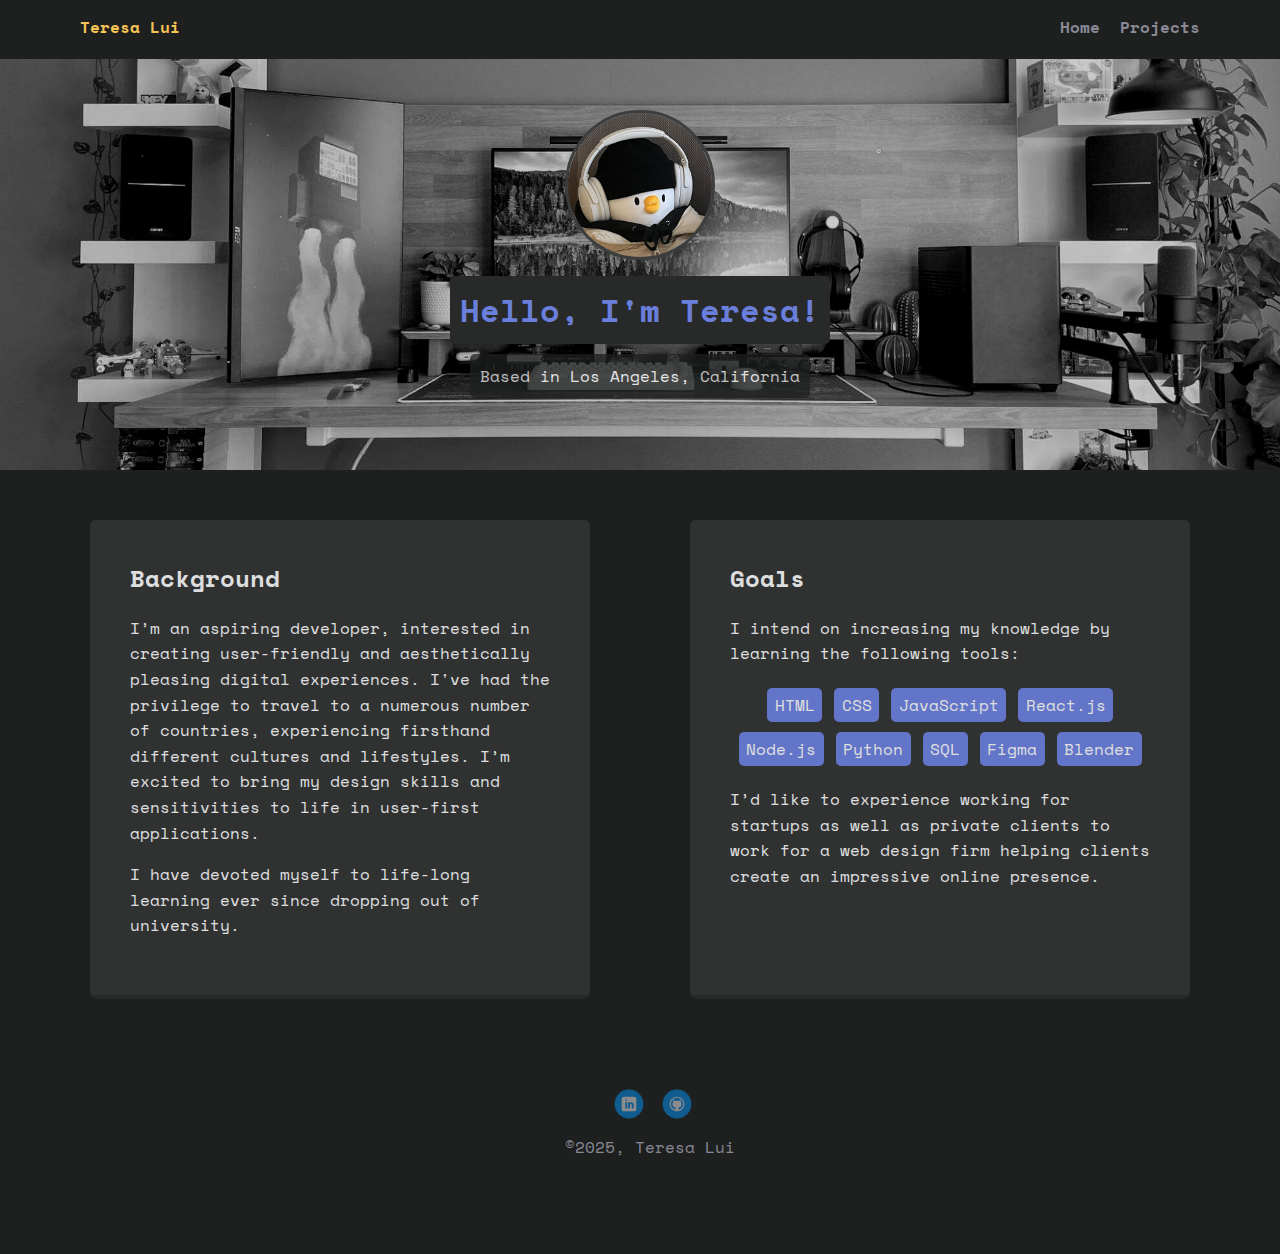
<file: index.html>
<!doctype html>
<html lang="en">
<head>
  <meta charset="utf-8">
  <title>Teresa Lui's Profile</title>
  <meta name="viewport" content="width=device-width, initial-scale=1.0">
  <link rel="stylesheet" href="styles.css">
  <link href="https://fonts.googleapis.com/css2?family=Space+Mono:ital,wght@0,400;0,700;1,400;1,700&display=swap" rel="stylesheet">
</head>
  <body>

    <div class="main-nav">
        <ul class="nav">
          <li class="name">Teresa Lui</li>
          <li><a href="#">Home</a></li>
          <li><a href="#">Projects</a></li>
        </ul>
    </div>

    <header>
      <img src="images/me.png" alt="Duck in a jacket wearing a beanie and headphones" class="profile-image">
      <h1 class="tag name">Hello, I'm Teresa!</h1>
      <p class="tag location">Based in Los Angeles, California</p>
    </header>

    <main class="flex">
      <div class="card">
        <h2>Background</h2>
        <p>I’m an aspiring developer, interested in creating user-friendly and aesthetically pleasing digital experiences. I've had the privilege to travel to a numerous number of countries, experiencing firsthand different cultures and lifestyles. I’m excited to bring my design skills and sensitivities to life in user-first applications. </p>
        <p>I have devoted myself to life-long learning ever since dropping out of university.</p>
      </div> 

      <div class="card">
        <h2>Goals</h2>
        <p>I intend on increasing my knowledge by learning the following tools:</p>
        <ul class="skills">
          <li>HTML</li>
          <li>CSS</li>
          <li>JavaScript</li>
          <li>React.js</li>
          <li>Node.js</li>
          <li>Python</li>
          <li>SQL</li>
          <li>Figma</li>
          <li>Blender</li>
        </ul>
        <p>I’d like to experience working for startups as well as private clients to work for a web design firm helping clients create an impressive online presence.</p>
      </div> 

    </main>
    <footer>
      <ul>
        <li><a href="https://www.linkedin.com/in/teresalui/" class="social linkedin" target="_blank">LinkedIn</a></li>
        <li><a href="https://github.com/JunkFoodDesigns" class="social github" target="_blank">Github</a></li>
      </ul>
      <p class="copyright">&copy;2025, Teresa Lui</p>
    </footer>
  </body>
  </html>
</file>
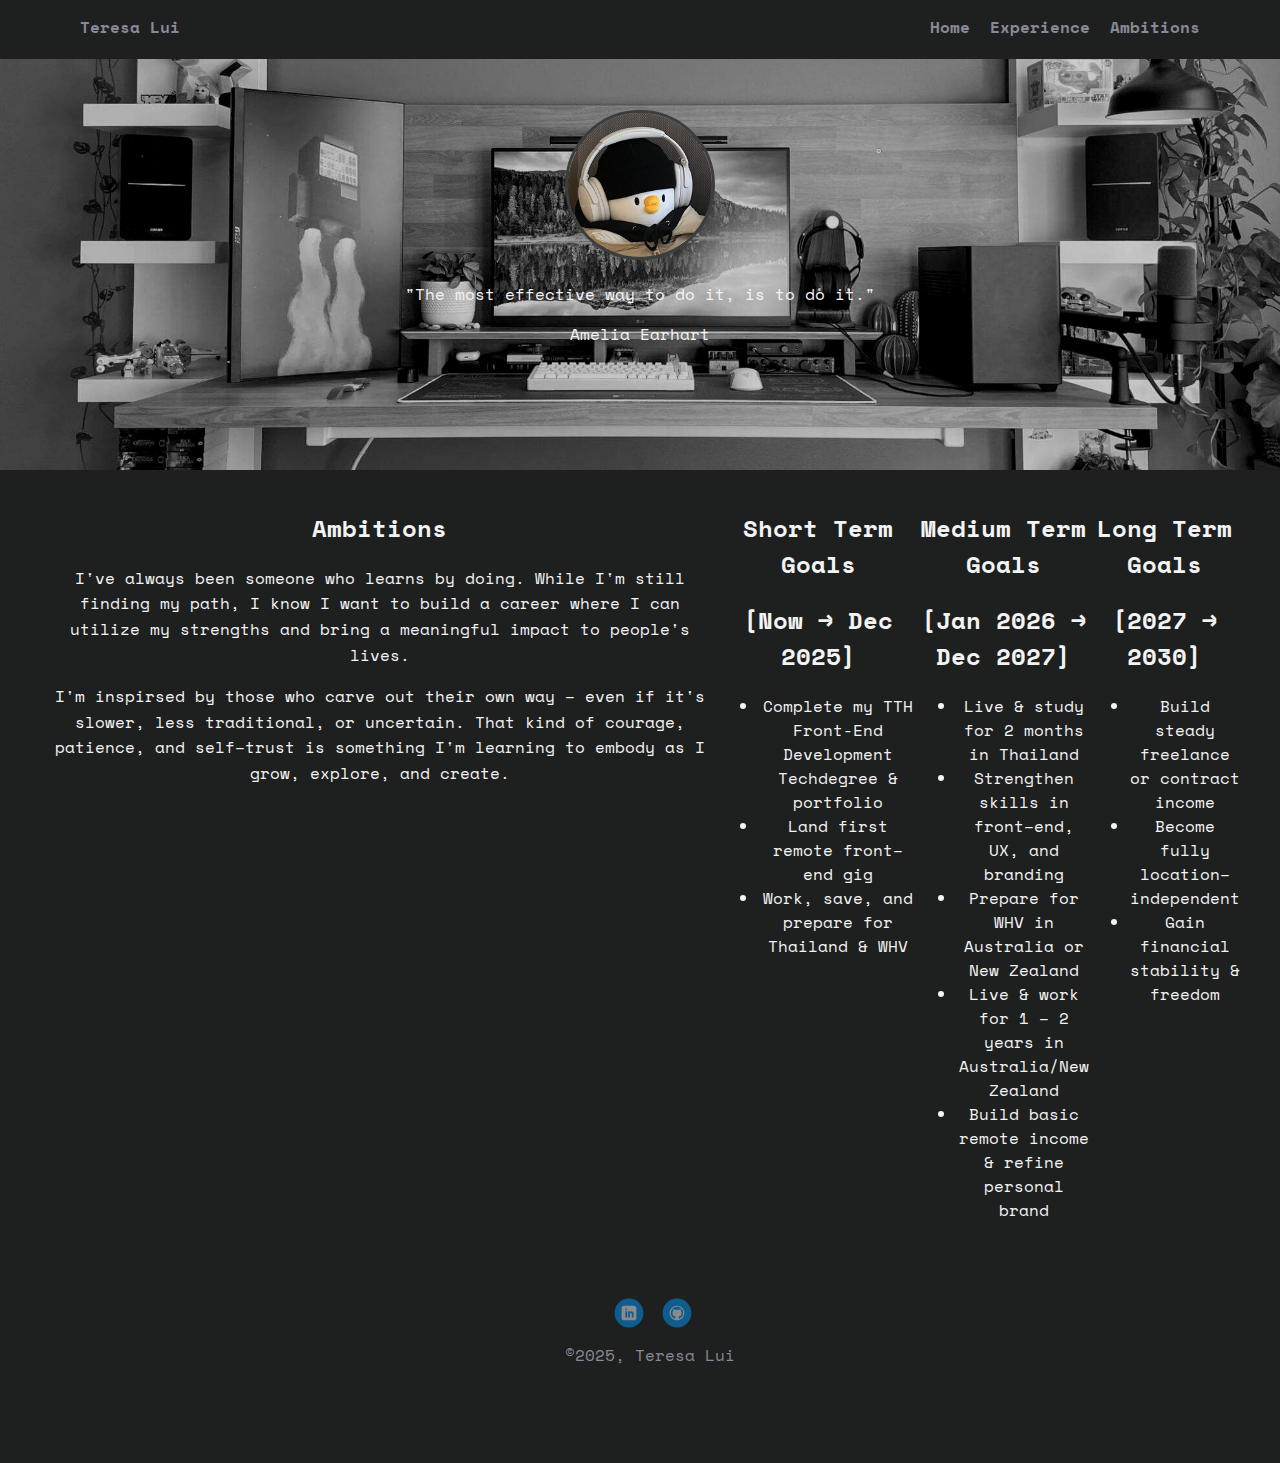
<file: ambitions.html>
<!DOCTYPE html>
<html lang="en">
<head>
    <meta charset="UTF-8">
    <title>TL_Ambitions</title>
    <meta name="viewport" content="width=device-width, initial-scale=1.0">

    <link rel="stylesheet" href="styles.css">
    <link href="https://fonts.googleapis.com/css2?family=Space+Mono:ital,wght@0,400;0,700;1,400;1,700&display=swap" rel="stylesheet">
</head>
    <body>
        <nav class="main-nav">
            <ul class="nav">
              <li class="name"><a href="index.html">Teresa Lui</a></li>
              <li><a href="index.html">Home</a></li>
              <li><a href="experience.html">Experience</a></li>
              <li><a href="ambitions.html">Ambitions</a></li>
            </ul>
        </nav>

        <header class="ambitions">
            <a href="index.html"><img src="images/me.png" alt="Duck in a jacket wearing a beanie and headphones" class="profile-image"></a>
            <p class="quote">"The most effective way to do it, is to do it."</p>
            <p class="quote-author">Amelia Earhart</p>
        </header>

        <main>
            <div class="flex">
                <section class="card2">
                    <h2 class="ambitions-intro">Ambitions</h2>
                    <p>I've always been someone who learns by doing. While I'm still finding my path, I know I want to build a career where I can utilize my strengths and bring a meaningful impact to people's lives.</p>
                    <p>I'm inspirsed by those who carve out their own way &#8211; even if it's slower, less traditional, or uncertain. That kind of courage, patience, and self&#8211;trust is something I'm learning to embody as I grow, explore, and create.</p>
                </section>
                <section class="card2">
                    <h2>Short Term Goals</h2>
                    <h2 class="subtitle">[Now &#8594; Dec 2025]</h2>
                        <ul class="ambitions">
                            <li>Complete my TTH Front-End Development Techdegree &amp; portfolio</li>
                            <li>Land first remote front&#8211;end gig</li>
                            <li>Work, save, and prepare for Thailand &amp; WHV</li>
                        </ul>
                </section>
                <section class="card2">
                    <h2>Medium Term Goals</h2>
                    <h2 class="subtitle">[Jan 2026 &#8594; Dec 2027]</h2>
                        <ul class="ambitions">
                            <li>Live &amp; study for 2 months in Thailand</li>
                            <li>Strengthen skills in front&#8211;end, UX, and branding</li>
                            <li>Prepare for WHV in Australia or New Zealand</li>
                            <li>Live &amp; work for 1 &#8211; 2 years in Australia/New Zealand</li>
                            <li>Build basic remote income &amp; refine personal brand</li>
                        </ul>
                </section>
                <section class="card2">
                    <h2>Long Term Goals</h2>
                    <h2 class="subtitle">[2027 &#8594; 2030]</h2>
                        <ul class="ambitions">
                            <li>Build steady freelance or contract income</li>
                            <li>Become fully location&#8211;independent</li>
                            <li>Gain financial stability &amp; freedom</li>
                        </ul>
                </section>
            </div>
        </main>

        <footer>
            <div class="social-icons">
              <ul>
                  <li><a href="https://www.linkedin.com/in/teresalui/" class="social linkedin" target="_blank">LinkedIn</a></li>
                  <li><a href="https://github.com/JunkFoodDesigns" class="social github" target="_blank">Github</a></li> 
              </ul>
            </div>
            <p class="copyright">&copy;2025, Teresa Lui</p>
          </footer>
    </body>
</html>
</file>
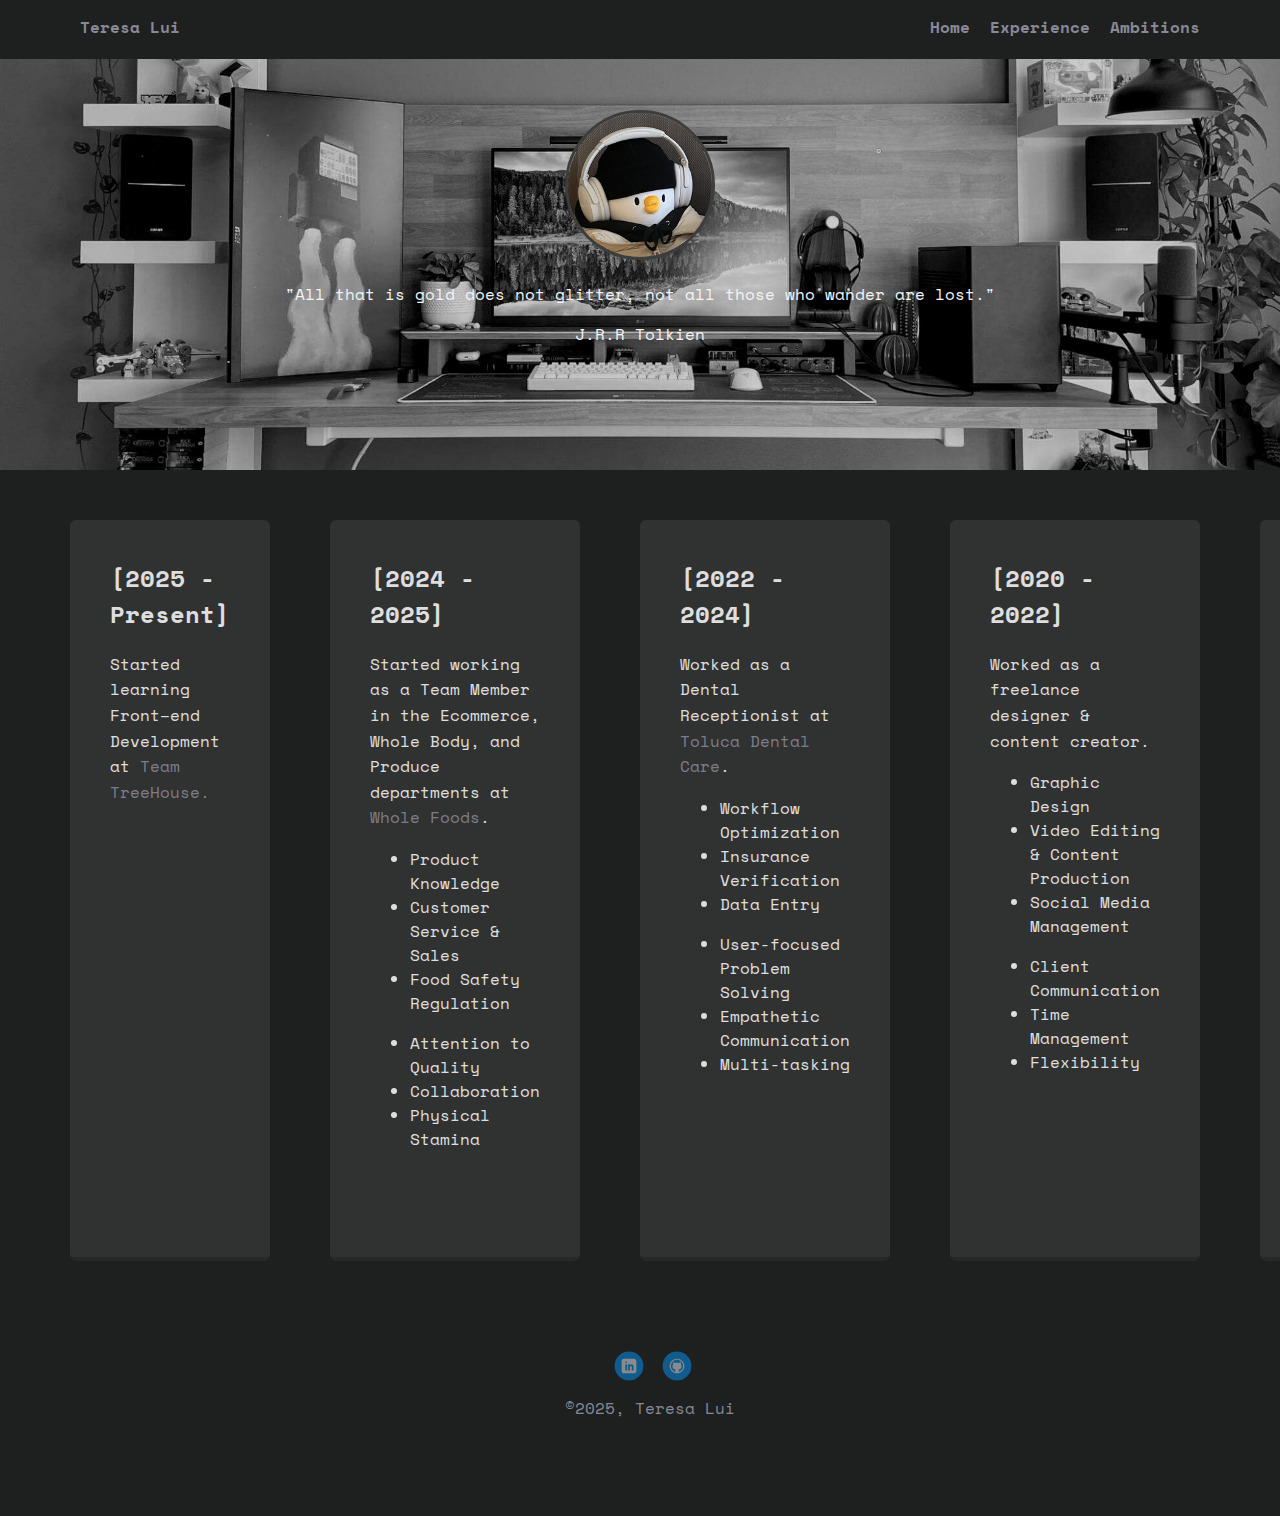
<file: experience.html>
<!DOCTYPE html>
<html lang="en">
<head>
    <meta charset="UTF-8">
    <title>TL_Experience</title>
    <meta name="viewport" content="width=device-width, initial-scale=1.0">

    <link rel="stylesheet" href="styles.css">
    <link href="https://fonts.googleapis.com/css2?family=Space+Mono:ital,wght@0,400;0,700;1,400;1,700&display=swap" rel="stylesheet">
</head>
    <body>
        <nav class="main-nav">
            <ul class="nav">
                <li class="name"><a href="index.html">Teresa Lui</a></li>
                <li><a href="index.html">Home</a></li>
                <li><a href="experience.html">Experience</a></li>
                <li><a href="ambitions.html">Ambitions</a></li>
            </ul>  
        </nav>

        <header class="experience">
            <a href="index.html"><img src="images/me.png" alt="Duck in a jacket wearing a beanie and headphones" class="profile-image"></a>
            <p class="quote">"All that is gold does not glitter, not all those who wander are lost."</p>
            <p class="quote-author">J.R.R Tolkien</p>
        </header>

        <main class="flex">
            <section class="card">
                <h2>[2025 - Present]</h2>
                <p>Started learning Front&#8211;end Development at <a href="https://teamtreehouse.com/techdegree/front-end-web-development" target="_blank" class="link">Team TreeHouse.</a></p>
            </section>
            <section class="card">
                <h2>[2024 - 2025]</h2>
                <p>Started working as a Team Member in the Ecommerce, Whole Body, and Produce departments at <a href="https://www.wholefoodsmarket.com/" class="link">Whole Foods</a>.</p>
                <ul class="hard-skills">
                    <li>Product Knowledge</li>
                    <li>Customer Service &amp; Sales</li>
                    <li>Food Safety Regulation</li>
                </ul>
                <ul class="soft-skills">
                    <li>Attention to Quality</li>
                    <li>Collaboration</li>
                    <li>Physical Stamina</li>
                </ul>
            </section>
            <section class="card">
                <h2>[2022 - 2024]</h2>
                <p>Worked as a Dental Receptionist at <a href="https://www.smilemakeoverpro.com/" target="_blank" class="link">Toluca Dental Care</a>.</p>
                <ul class="hard-skills">
                    <li>Workflow Optimization</li>
                    <li>Insurance Verification</li>
                    <li>Data Entry</li>
                </ul>
                <ul class="soft-skills">
                    <li>User-focused Problem Solving</li>
                    <li>Empathetic Communication</li>
                    <li>Multi-tasking</li>
                </ul>
            </section>

            <section class="card">
                <h2>[2020 - 2022]</h2>
                <p>Worked as a freelance designer &amp; content creator.</p>
                <ul class="hard-skills">
                    <li>Graphic Design</li>
                    <li>Video Editing &amp; Content Production</li>
                    <li>Social Media Management</li>
                </ul>
                <ul class="soft-skills">
                    <li>Client Communication</li>
                    <li>Time Management</li>
                    <li>Flexibility</li>
                </ul>
            </section>

            <section class="card">
                <h2>[2020]</h2>
                <p>Launched <a href="https://www.junkfooddesigns.com/" target="_blank" class="link">JunkFood Designs</a>.</p>
                <ul class="hard-skills">
                    <li>Branding Design</li>
                    <li>E-commerce Operations</li>
                    <li>Product Development</li>
                </ul>
                <ul class="soft-skills">
                    <li>Entrepreneurship</li>
                    <li>Adaptability</li>
                    <li>Financial Management</li>
                </ul>

            </section>

            <section class="card">
                <h2>[2018 - 2020]</h2>
                <p>Studied <a href="https://pasadena.edu/academics/degrees-and-certificates/occupational-skills-certificates/industrial-design.php" target="_blank" class="link">Industrial Design</a> at the Pasadena City College.</p>
                <ul class="hard-skills">
                    <li>UX Design</li>
                    <li>Product Rendering</li>
                    <li>Prototyping</li>
                </ul>
                <ul class="soft-skills">
                    <li>Creative Problem Solving</li>
                    <li>UX Research</li>
                    <li>Visual Communication</li>
                </ul>
            </section>

            <section class="card">
                <h2>[2017 - 2018]</h2>
                <p>Studied <a href="https://www.wit.edu/academics/engineering/mechanical-engineering" target="_blank" class="link">Mechanical Engineering</a> at Wentworth Institute of Technology in Boston, Massachusetts.</p>
                <ul class="hard-skills">
                    <li>3D Modeling &amp; Drafting</li>
                    <li>Engineering Analysis</li>
                    <li>Manufacturing Processes</li>  
                </ul>
                <ul class="soft-skills">
                    <li>Analytical Thinking</li>
                    <li>Precision &amp; Attention to Detail</li>
                    <li>Team Collaboration</li>
                </ul>
            </section>
        </main>

        <footer>
            <div class="social-icons">
                <ul>
                    <li><a href="https://www.linkedin.com/in/teresalui/" class="social linkedin" target="_blank">LinkedIn</a></li>
                    <li><a href="https://github.com/JunkFoodDesigns" class="social github" target="_blank">Github</a></li> 
                </ul>
            </div>
            <p class="copyright">&copy;2025, Teresa Lui</p>
        </footer>
    </body>
</html>
</file>
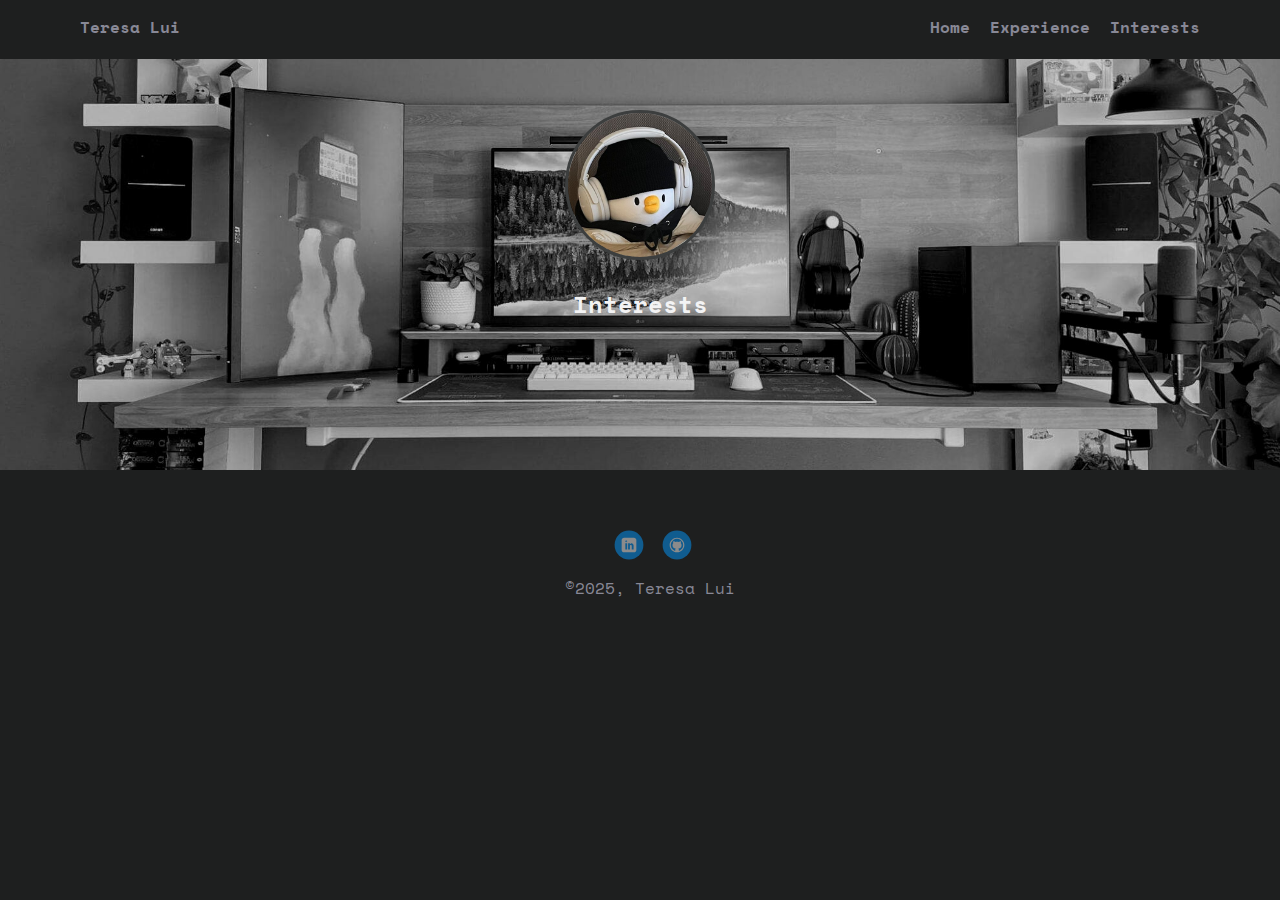
<file: interests.html>
<!DOCTYPE html>
<html lang="en">
<head>
    <meta charset="UTF-8">
    <title>TL_Interests</title>
    <meta name="viewport" content="width=device-width, initial-scale=1.0">

    <link rel="stylesheet" href="styles.css">
    <link href="https://fonts.googleapis.com/css2?family=Space+Mono:ital,wght@0,400;0,700;1,400;1,700&display=swap" rel="stylesheet">
</head>
    <body>
        <div class="main-nav">
            <ul class="nav">
              <li class="name"><a href="index.html">Teresa Lui</a></li>
              <li><a href="index.html">Home</a></li>
              <li><a href="experience.html">Experience</a></li>
              <li><a href="interests.html">Interests</a></li>
            </ul>
        </div>

        <header class="interests">
            <img src="images/me.png" alt="Duck in a jacket wearing a beanie and headphones" class="profile-image">
            <h2>Interests</h2>
        </header>

        <!-- <main>

        </main> -->

        <footer>
            <div class="social-icons">
              <ul>
                  <li><a href="https://www.linkedin.com/in/teresalui/" class="social linkedin" target="_blank">LinkedIn</a></li>
                  <li><a href="https://github.com/JunkFoodDesigns" class="social github" target="_blank">Github</a></li> 
              </ul>
            </div>
            <p class="copyright">&copy;2025, Teresa Lui</p>
          </footer>
    </body>
</html>
</file>
<file: styles.css>
/* Global Layout Set-up */
* { 
  box-sizing: border-box;
}
  
body {
  margin: 0;
  padding: 0;
  text-align: center;
  font-family: 'Space Mono', monospace;
  color: #f3f3f4;
  background: #1e1f1f;
}
/* Link Styles */

a {
  text-decoration: none;
  color: #888896;
}
a:hover {
  color: #6633ff;
}

/* Section Styles */

.main-nav {
  width: 100%;
  background: #1e1f1f;
  min-height: 30px;
  padding: 10px;
  position: fixed;
  text-align: center;
}
.nav {
  display: flex;
  justify-content: space-around;
  font-weight: 700;
  list-style-type: none;
  margin: 0 auto;
  padding: 0;
}

.nav .name {
    display: block;
    margin-right: auto;
    color: #f6c354;
}
.nav li {
  padding: 5px 10px 10px 10px;
}
.nav a {
  transition: all .5s;
}
.nav a:hover {
  color: #f6c354
}

header {
  text-align: center;
  background: url('images/backgroundC-compressedBW.jpg') no-repeat center ;
  background-size: cover;
  overflow: hidden;
  padding-top: 60px;
}
header {
  line-height: 1.5;
}
header .profile-image {
  margin-top: 50px;
  width: 150px;
  height: 150px;
  border-radius: 50%;
  border: 3px solid #3c3e3e;
  transition: all .5s;
}
header .profile-image:hover {
  transform: scale(1.075)rotate(2deg);
}
.tag {
  background-color: #282a2a;
  color: #6a7fdb;
  padding: 10px;
  border-radius: 5px;
  display: table;
  margin: 10px auto;
} 
.location {
  background-color: #1e1f1f;
  color: #f3f3f4;
  opacity: .75;
}
.card {
  margin: 30px;
  padding: 20px 40px 40px;
  max-width: 500px;
  text-align: left;
  background: #323434;
  opacity: .9;
  border-bottom: 4px solid #282a2a;
  border-radius: 6px;
  transition: all .5s;
}
.card:hover {
  border-color: #f6c354;
}

ul.skills {
  padding: 0;
  text-align: center;
}

.skills li {
  border-radius: 5px;
  display: inline-block;
  background: #6a7fdb;
  color: #f3f3f4;
  padding: 5px 7.5px;
  margin: 5px 1px;
}

.skills li:hover {
  transform: scale(1.05);
  transition: all .2s;
}

footer {
  width: 100%;
  min-height: 30px;
  padding: 20px 0 40px 20px;
}

footer .copyright {
  top: -8px;
  font-size: .75em;
}

footer ul {
  list-style-type: none;
  margin: 0;
  padding: 0;
}

footer ul li {
  display: inline-block;
}

a.social {
  display: inline-block;
  text-indent: -9999px;
  margin-left: 5px;
  width: 30px;
  height: 30px;
  background-size: 30px 30px;
  opacity: .5;
  transition: all .5s;
}
a.linkedin {
  background-image: url(images/linkedin.svg);
}
a.github {
  background-image: url(images/github.svg);
}
a.social:hover {
  opacity: 1;
}
.clearfix {
  clear: both;
}

/* Styles for larger screens */
@media screen and (min-width: 720px) {
  
  .flex {
      display: -ms-flexbox;      /* TWEENER - IE 10 */
      display: flex; 
      max-width: 1200px;
      -ms-flex-pack: distribute;
      justify-content: space-around;
      margin: 0 auto;
  }

  header {
    min-height: 470px;
  }

  .nav {
    max-width: 1200px;
    padding: 0 30px;
  }


  main {
    padding-top: 20px;
  }

  main p {
    line-height: 1.6em;
  }

  footer {
    font-size: 1.3em;
    max-width: 1200px;
    margin: 40px auto;
    color: #888896;
  }

}
</file>
